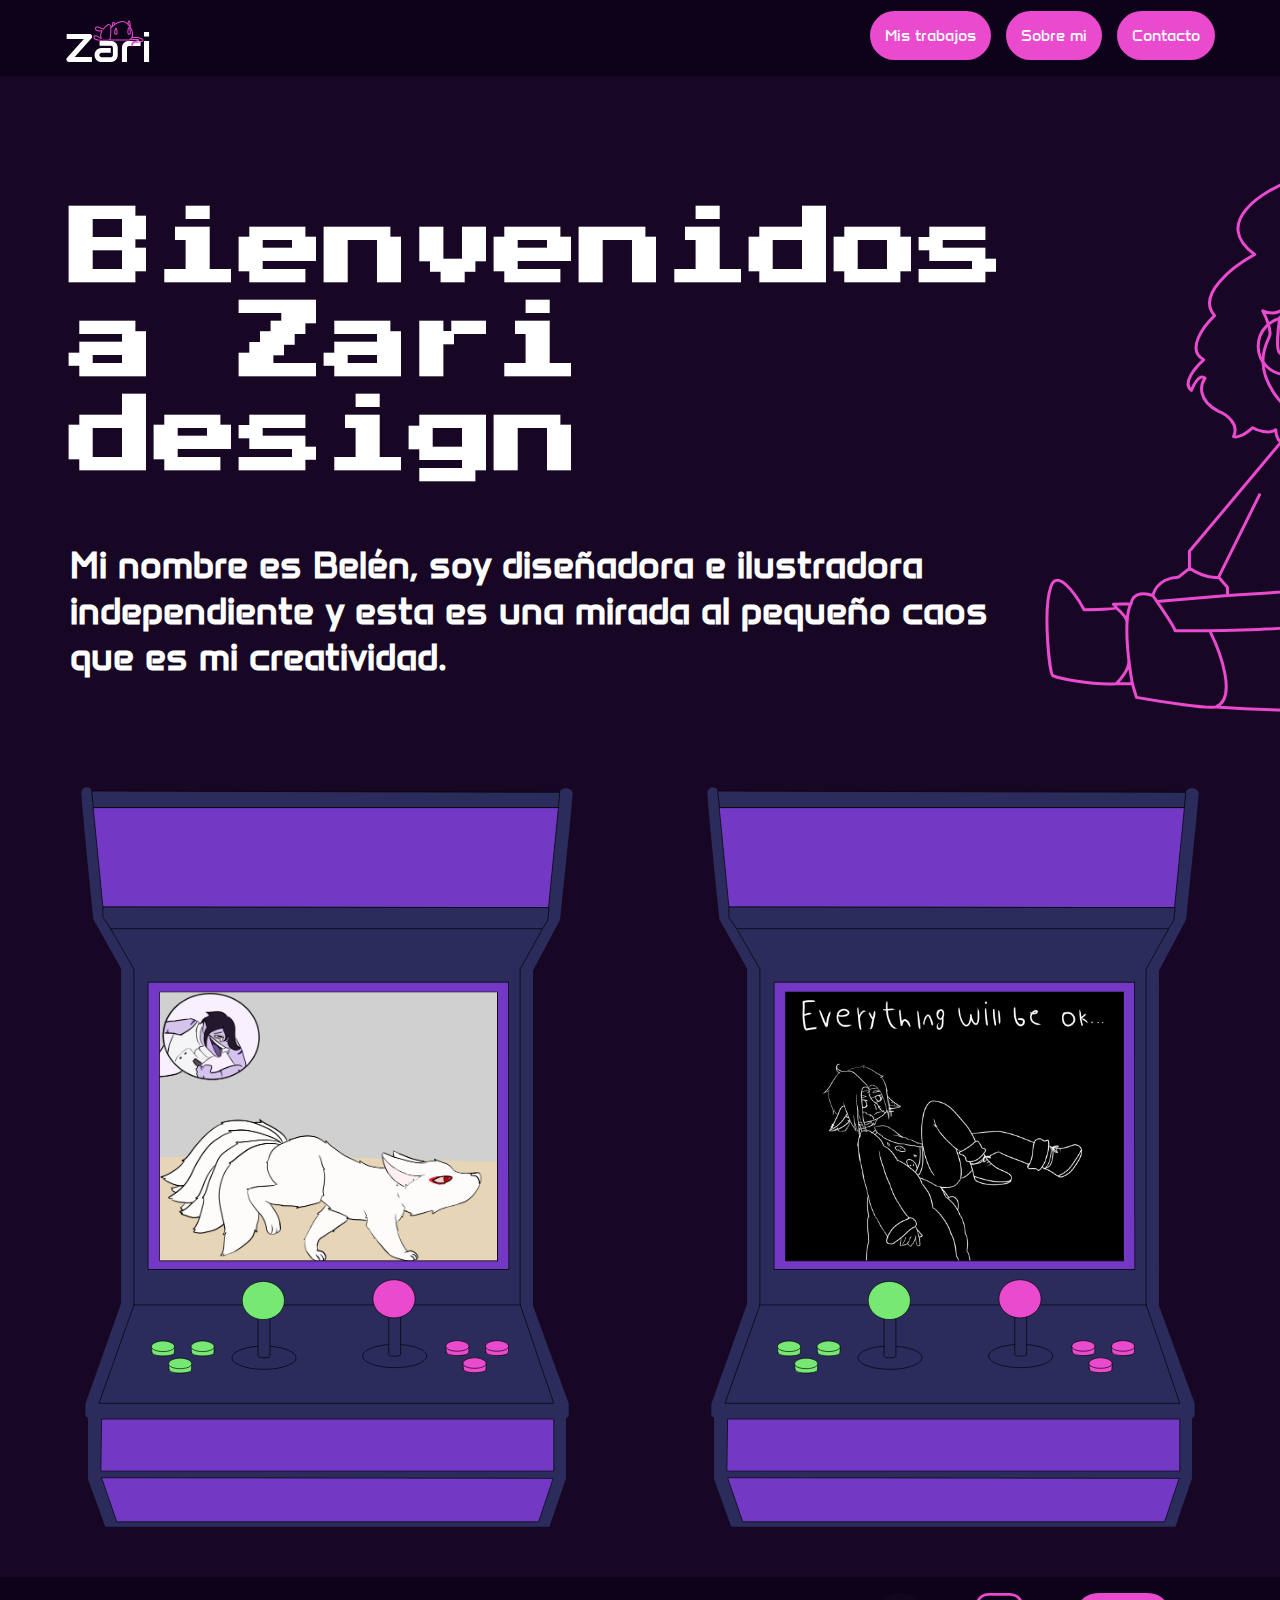
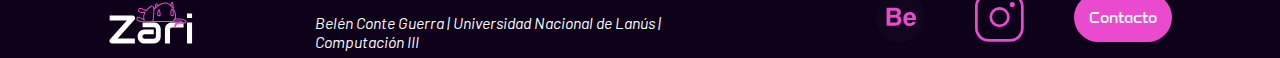
<file: index.html>
<!DOCTYPE html>
<html lang="en">
<head>
    <meta charset="UTF-8">
    <meta name="viewport" content="width=device-width, initial-scale=1.0">
    <title>Zari Design</title>
      <link rel="stylesheet" href="estilos.css" />
  <link rel="icon" href="img/favicon.png" type="icon">

</head>
<body>
<header>
      <nav class="navbar">
       <a href="index.html"> <img src="img/Marca en rosa.svg" alt="Zari logo" class="logo">
    </a>
       <ul class="nav"> 
        <li> 
        <a href="galeria.html" class="boton">
        Mis trabajos
            </a>
        </li>
             <li>
                <a href="sobremi.html" class="boton">
        Sobre mi
            </a>
        </li>
             <li>
                <a href="contacto.html" class="boton">
        Contacto
            </a>
        </li>
            </ul>
      </nav>
</header>
    
<main>
    <section class="bienvenida">
        <div class="texto-bienvenida">
        <h1 class="primer-titulo">
            Bienvenidos a Zari design
        </h1>
        <h3 class="info-basica">
            Mi nombre es Belén, soy diseñadora e ilustradora independiente y esta es una mirada al pequeño caos que es mi creatividad.
        </h3>
        </div>
        <div class="personaje">
        <img src="img/Vector personaje.svg" alt="vector personaje">
        </div>
    </section>


<section class="maquinas">
  <div class="arcade">
    <img src="img/maquina de arcade grande.svg" class="arcade-marco">
    <img src="img/Lass-corriendo-zorro-gif.gif" class="pantalla">
  </div>

  <div class="arcade">
    <img src="img/maquina de arcade grande.svg" class="arcade-marco">
    <img src="img/stitches-muerte.gif" class="pantalla">
  </div>
</section>


</main>

<footer>
    <img src="img/Marca en rosa.svg" alt="Zari logo" class="logo">
    <ul class="foot">
        <li class="texto-footer">
            Belén Conte Guerra | Universidad Nacional de Lanús | Computación III
        </li>
        <img src="img/icono Be.svg" alt="Behance" class="behance">
        <img src="img/icono IG.svg" alt="Instagram" class="instagram">
        <a href="contacto.html" class="boton">
            Contacto
        </a>
    </ul>
</footer>
</body>

</html>
</file>
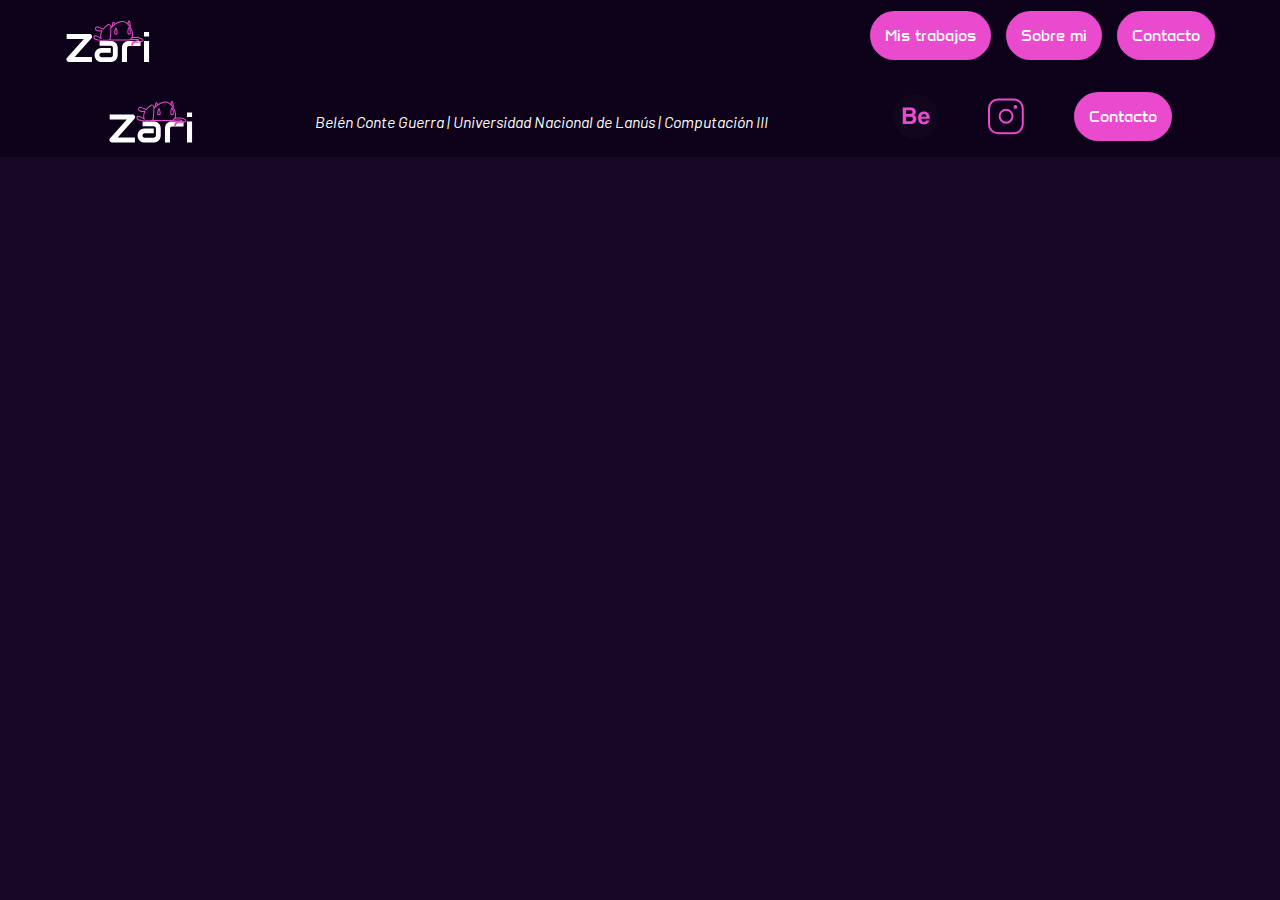
<file: contacto.html>
<!DOCTYPE html>
<html lang="en">
<head>
    <meta charset="UTF-8">
    <meta name="viewport" content="width=device-width, initial-scale=1.0">
    <title>Contacto</title>
      <link rel="stylesheet" href="estilos.css" />
  <link rel="icon" href="img/favicon.png" type="icon">

</head>
<body>
<header>
      <nav class="navbar">
       <a href="index.html"> <img src="img/Marca en rosa.svg" alt="Zari logo" class="logo">
    </a>
       <ul class="nav"> 
        <li> 
        <a href="galeria.html" class="boton">
        Mis trabajos
            </a>
        </li>
             <li>
                <a href="sobremi.html" class="boton">
        Sobre mi
            </a>
        </li>
             <li>
                <a href="contacto.html" class="boton">
        Contacto
            </a>
        </li>
            </ul>
      </nav>
</header>
    
<main>
</main>

<footer>
    <img src="img/Marca en rosa.svg" alt="Zari logo" class="logo">
    <ul class="foot">
        <li class="texto-footer">
            Belén Conte Guerra | Universidad Nacional de Lanús | Computación III
        </li>
        <img src="img/icono Be.svg" alt="Behance" class="behance">
        <img src="img/icono IG.svg" alt="Instagram" class="instagram">
        <a href="contacto.html" class="boton">
            Contacto
        </a>
    </ul>
</footer>
</body>

</html>
</file>
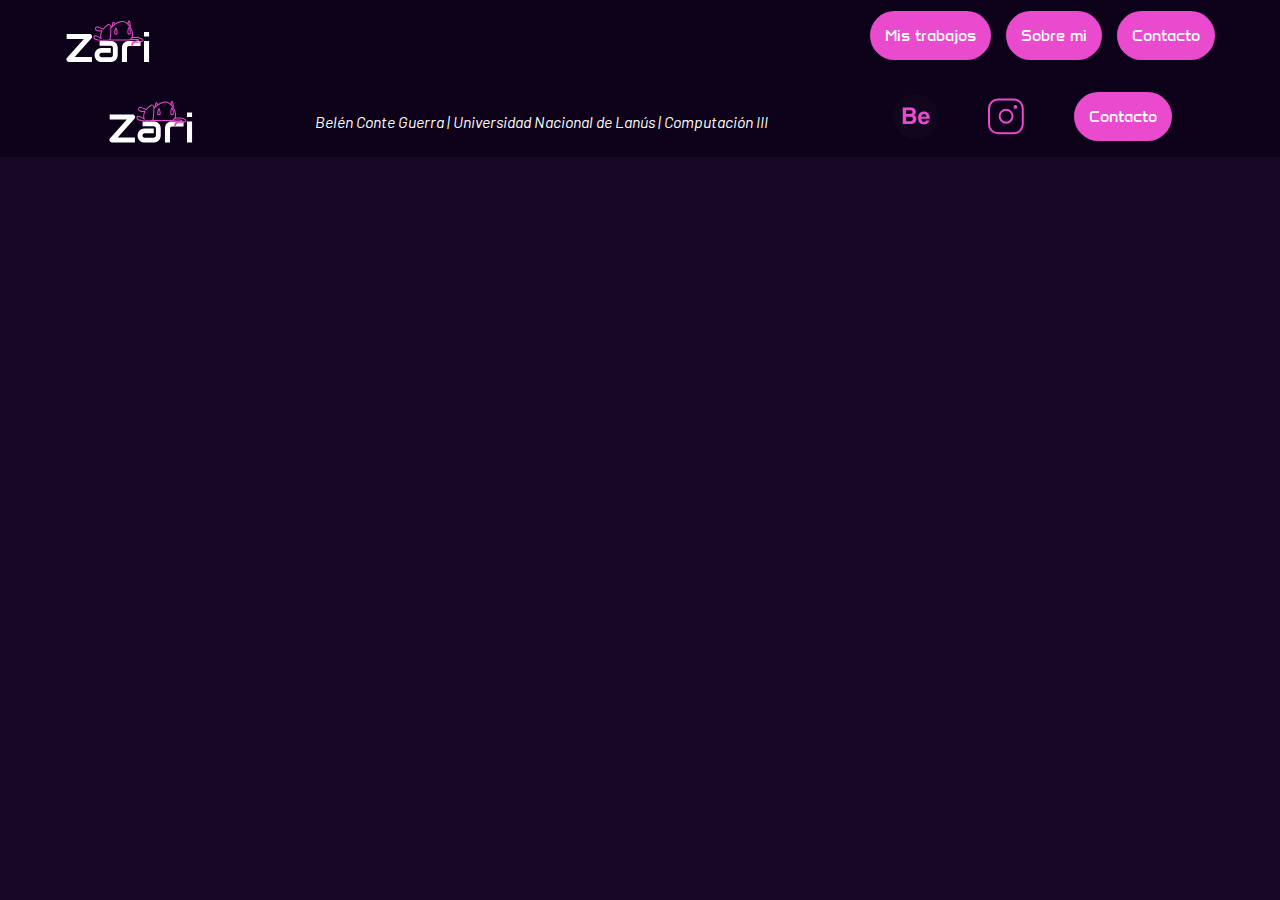
<file: galeria.html>
<!DOCTYPE html>
<html lang="en">
<head>
    <meta charset="UTF-8">
    <meta name="viewport" content="width=device-width, initial-scale=1.0">
    <title>Mis trabajos</title>
      <link rel="stylesheet" href="estilos.css" />
  <link rel="icon" href="img/favicon.png" type="icon">

</head>
<body>
<header>
      <nav class="navbar">
       <a href="index.html"> <img src="img/Marca en rosa.svg" alt="Zari logo" class="logo">
    </a>
       <ul class="nav"> 
        <li> 
        <a href="galeria.html" class="boton">
        Mis trabajos
            </a>
        </li>
             <li>
                <a href="sobremi.html" class="boton">
        Sobre mi
            </a>
        </li>
             <li>
                <a href="contacto.html" class="boton">
        Contacto
            </a>
        </li>
            </ul>
      </nav>
</header>
    
<main>
</main>

<footer>
    <img src="img/Marca en rosa.svg" alt="Zari logo" class="logo">
    <ul class="foot">
        <li class="texto-footer">
            Belén Conte Guerra | Universidad Nacional de Lanús | Computación III
        </li>
        <img src="img/icono Be.svg" alt="Behance" class="behance">
        <img src="img/icono IG.svg" alt="Instagram" class="instagram">
        <a href="contacto.html" class="boton">
            Contacto
        </a>
    </ul>
</footer>
</body>

</html>
</file>
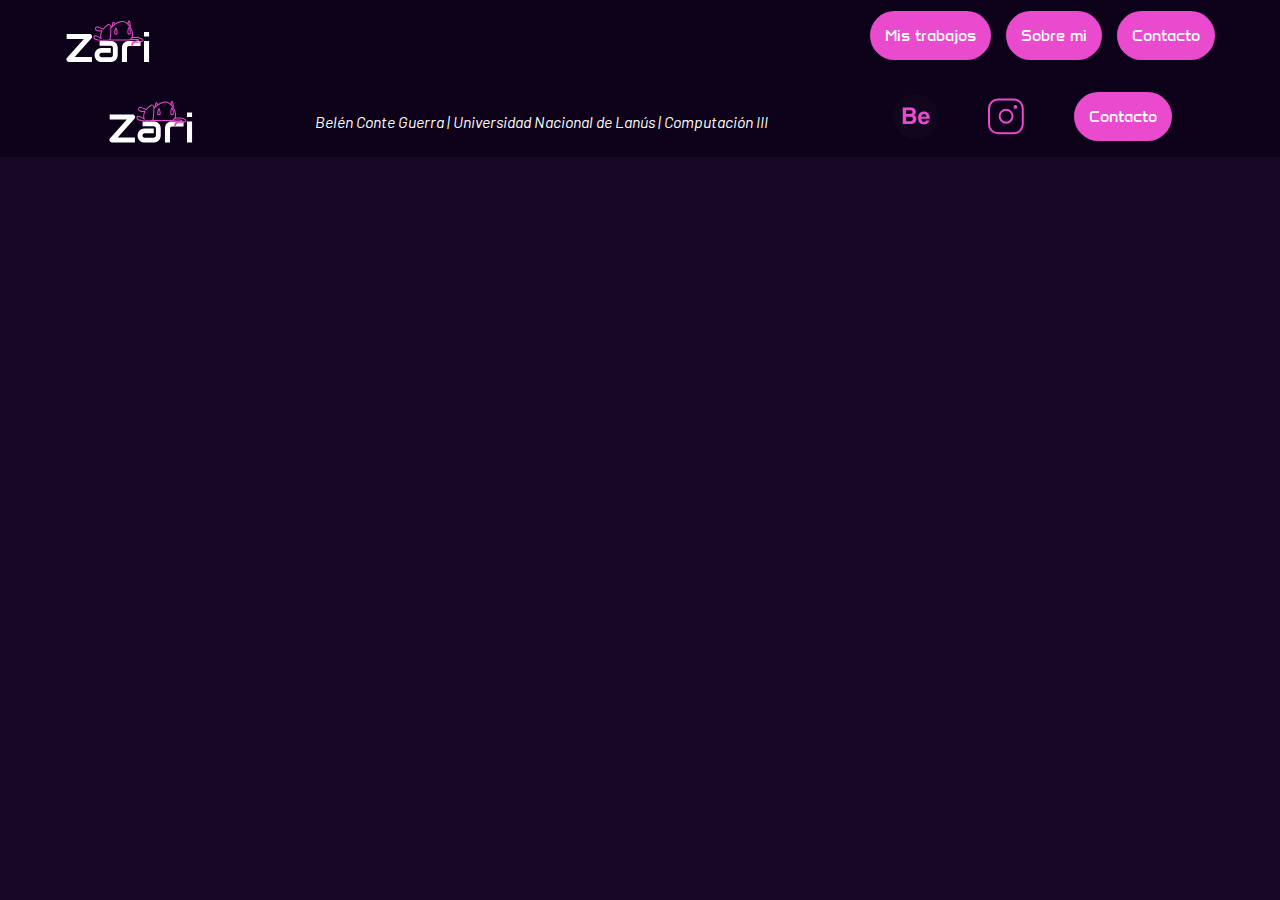
<file: sobremi.html>
<!DOCTYPE html>
<html lang="en">
<head>
    <meta charset="UTF-8">
    <meta name="viewport" content="width=device-width, initial-scale=1.0">
    <title>Sobre mi</title>
      <link rel="stylesheet" href="estilos.css" />
  <link rel="icon" href="img/favicon.png" type="icon">

</head>
<body>
<header>
      <nav class="navbar">
       <a href="index.html"> <img src="img/Marca en rosa.svg" alt="Zari logo" class="logo">
    </a>
       <ul class="nav"> 
        <li> 
        <a href="galeria.html" class="boton">
        Mis trabajos
            </a>
        </li>
             <li>
                <a href="sobremi.html" class="boton">
        Sobre mi
            </a>
        </li>
             <li>
                <a href="contacto.html" class="boton">
        Contacto
            </a>
        </li>
            </ul>
      </nav>
</header>
    
<main>
</main>

<footer>
    <img src="img/Marca en rosa.svg" alt="Zari logo" class="logo">
    <ul class="foot">
        <li class="texto-footer">
            Belén Conte Guerra | Universidad Nacional de Lanús | Computación III
        </li>
        <img src="img/icono Be.svg" alt="Behance" class="behance">
        <img src="img/icono IG.svg" alt="Instagram" class="instagram">
        <a href="contacto.html" class="boton">
            Contacto
        </a>
    </ul>
</footer>
</body>

</html>
</file>
<file: estilos.css>
@charset "utf-8";

/* CSS Document */
/* Configuraciones */
/* Tipografías */
@font-face {
    font-family: "press start";
    src: url(fonts/PressStart2P-Regular.ttf) format(truetype);
    font-weight: normal;
    font-size: normal;
}

@font-face {
    font-family: "anta";
    src: url(fonts/Anta-Regular.ttf) format(truetype);
    font-weight: normal;
    font-size: normal;
}

@font-face {
    font-family: "barlow medium";
    src: url(fonts/Barlow-Medium.ttf) format(truetype);
    font-weight: medium;
    font-size: normal;
}

@font-face {
    font-family: "barlow italic";
    src: url(fonts/Barlow-Italic.ttf) format(truetype);
    font-weight: italic;
    font-size: italic;
}

@font-face {
    font-family: "barlow regular";
    src: url(fonts/Barlow-Regular.ttf) format(truetype);
    font-weight: normal;
    font-size: normal;
}

@font-face {
    font-family: "nicomoji";
    src: url(fonts/NicoMoji-Regular.ttf) format(truetype);
    font-weight: normal;
    font-size: normal;
}

/* Colores */

:root {
    --header-footer: #0e011a;
  --rosa: #E94ACE;
  --verde: #77E874;
  --violeta: #7339C5;
  --fondo: #170725;
  --azulel-elementos: #2B2C5C;
  --color-texto: #ffffff;
  --negro:#000000;
}

/* Aplicaciones */
/* Body */

body {
  margin: 0;
  padding: 0;
  background-color: var(--fondo);
}

/* Header */
.navbar {
    padding-left: 65px;
    padding-right: 65px;
    padding-top: 10px;
    padding-bottom: 10px;
    display: flex ;
    justify-content: space-between;
    align-content: center;
    gap: 25px;
    background-color: var(--header-footer);
}

.logo{
  padding-top: 10px;
}

ul.nav{
    list-style: none;
    display: flex;
    gap: 15px;
}

a.boton{
    padding: 15px;
    background-color: var(--rosa);
    border-radius: 30px;
    font-family: "anta";
    color: var(--color-texto);
    text-decoration: none;
}

a.boton:hover{
  background-color: var(--verde); 
}
img.logo:hover{
content: url(img/Marca\ en\ verde.svg);
}

/* Main index*/
/* Seccion bienvenida*/

section.bienvenida{
  display: flex;
  justify-content: space-between;
  align-items: center;
  padding: 70px;
  gap: 40px;
}


h1.primer-titulo{
    font-family: "press start";
    font-size: 64pt;
    line-height: 1.1;
    color: var(--color-texto);
}

h3.info-basica{
    font-family: "anta";
    font-size: 28pt;
    color: var(--color-texto);
}

/* Maquinas de arcade */

.maquinas {
  display: flex;
 justify-content:space-evenly;
  gap: 10px;
  padding-bottom: 50px;
}

.arcade {
  position: relative;
  width: 580px;
  height: 740px;
}

.arcade-marco {
  width: 580px;
  height: 740px;
  position: relative;
  z-index: 2;
  display: block;
}

.pantalla {
  position: absolute;
  z-index: 1;
  width: 340px;
  height: 310px;
  left: 120px;
  top: 205px;
  object-fit: cover;
}

/* Videos */


.videos {
  display: flex;
  justify-content: center;
  align-items: center;
  gap: 0px;
  padding: 50px;
}

.foto video {
  width: 354px;
  height: 520px;
  border-radius: 8px;
  object-fit: cover;
  background-color: var(--azulel-elementos);
  padding: 15px;
  border-bottom-right-radius: 0px;
}

.letra video {
  width: 354px;
  height: 520px;
  border-radius: 8px;
  object-fit: cover;
  background-color: var(--azulel-elementos);
  padding: 15px;
  border-top-left-radius: 0px;
}

/* Texto */
.texto1 {
  font-family: "barlow regular";
  font-size: 20px;
  line-height: 1.4;
  width: 210px;
  color: var(--color-texto);
  background: var(--azulel-elementos);
  box-sizing: border-box;
  margin-top: 374px;
  padding: 10px;
  border-radius: 10px;
  border-bottom-left-radius: 0px;
  border-top-left-radius: 0px;
}

.texto2 {
  font-family: "barlow regular";
  font-size: 20px;
  line-height: 1.4;
  width: 210px;
  color: var(--color-texto);
  background: var(--azulel-elementos);
  box-sizing: border-box;
  margin-bottom: 354px;
  padding: 10px;
  border-radius: 10px;
  border-top-right-radius: 0px;
  border-bottom-right-radius: 0px;
}

.cambiante{
  display: flex;
  align-content: center;
  justify-content: center;
  padding: 10px;
}


/* Main galeria*/

.titulos{
  display: flex;
  justify-content: space-evenly;
}

.titles{
    padding: 15px;
    padding-left: 25px;
    padding-right: 25px;
    background-color: var(--verde);
    border-radius: 15px;
    font-family: "anta";
    font-size: 30px;
    color: var(--negro);
    margin-top: 30px;
}


.imagenes{
  display: flex;
  justify-content: space-evenly;
  margin: 55px;
}

.imagenes img:hover {
  transform: scale(1.05);
}

/* Lightbox */
#lightbox {
  position: fixed;
  display: none;
  justify-content: center;
  align-items: center;
  background: rgba(0, 0, 0, 0.8);
  top: 0;
  left: 0;
  width: 100%;
  height: 100%;
  z-index: 1000;
}

#lightbox.active {
  display: flex;
}

#lightbox img {
  max-width: 80%;
  max-height: 80%;
  border: 5px solid var(--verde);
  border-radius: 15px;
  box-shadow: 0 0 25px var(--verde);
  animation: fadeIn 0.3s ease;
}

.close-btn {
  position: absolute;
  top: 30px;
  right: 40px;
  font-size: 50px;
  color: var(--verde);
  cursor: pointer;
  transition: color 0.3s ease;
}

.close-btn:hover {
  color: var(--rosa);
}

@keyframes fadeIn {
  from {
    opacity: 0;
    transform: scale(0.9);
  }
  to {
    opacity: 1;
    transform: scale(1);
  }
}

/* Main Sobre mi */

.sobre-mi {
  display: flex;
  align-items: center;
  gap: 0px;
  margin-bottom: 6px;
}

.imagen {
  margin: 0px;
  padding: 0px;
}

.info{
  width: 830px;
  color: var(--color-texto);
  background: var(--azulel-elementos);
  margin-top: 110px;
  margin-bottom: 60px;
  padding: 50px;
  border-radius: 80px;
  border-bottom-left-radius: 0px;
  margin-left: 0px
}

.info h1{
  font-family: "anta";
  font-size: 70px;
}

.info p{
  font-family: "barlow medium";
  font-size: 20px;
  line-height: 40px;
}

/* Main Contacto */

/* Footer */
footer{
    padding-left: 25px;
    padding-right: 25px;
    display: flex;
    justify-content:space-evenly;
    align-content: center;
    background-color: var(--header-footer);
}

ul.foot{
    list-style: none;
    display: flex;
    align-content: center;
    gap: 50px;
    font-family: "barlow italic";
    color: var(--color-texto);
}
li.texto-footer{
    padding-top: 20px;
    padding-right: 75px;
}
</file>
